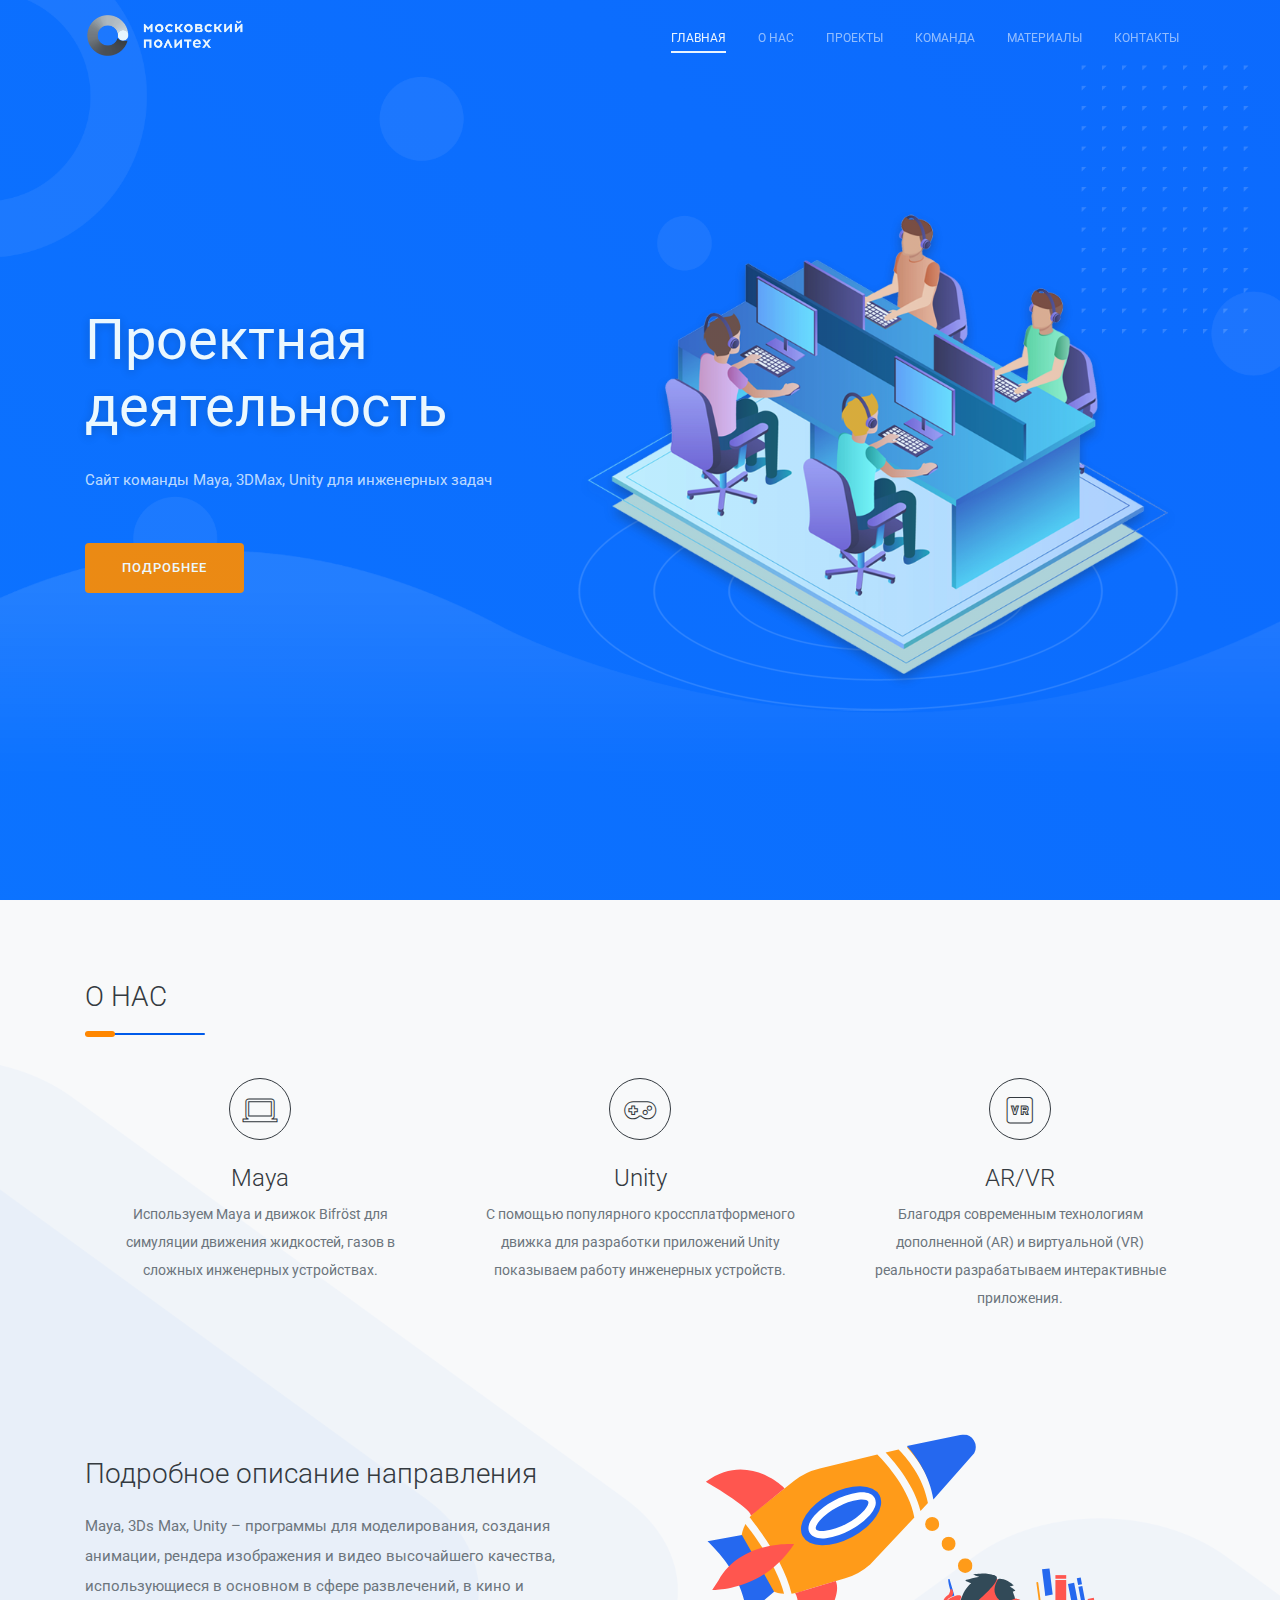
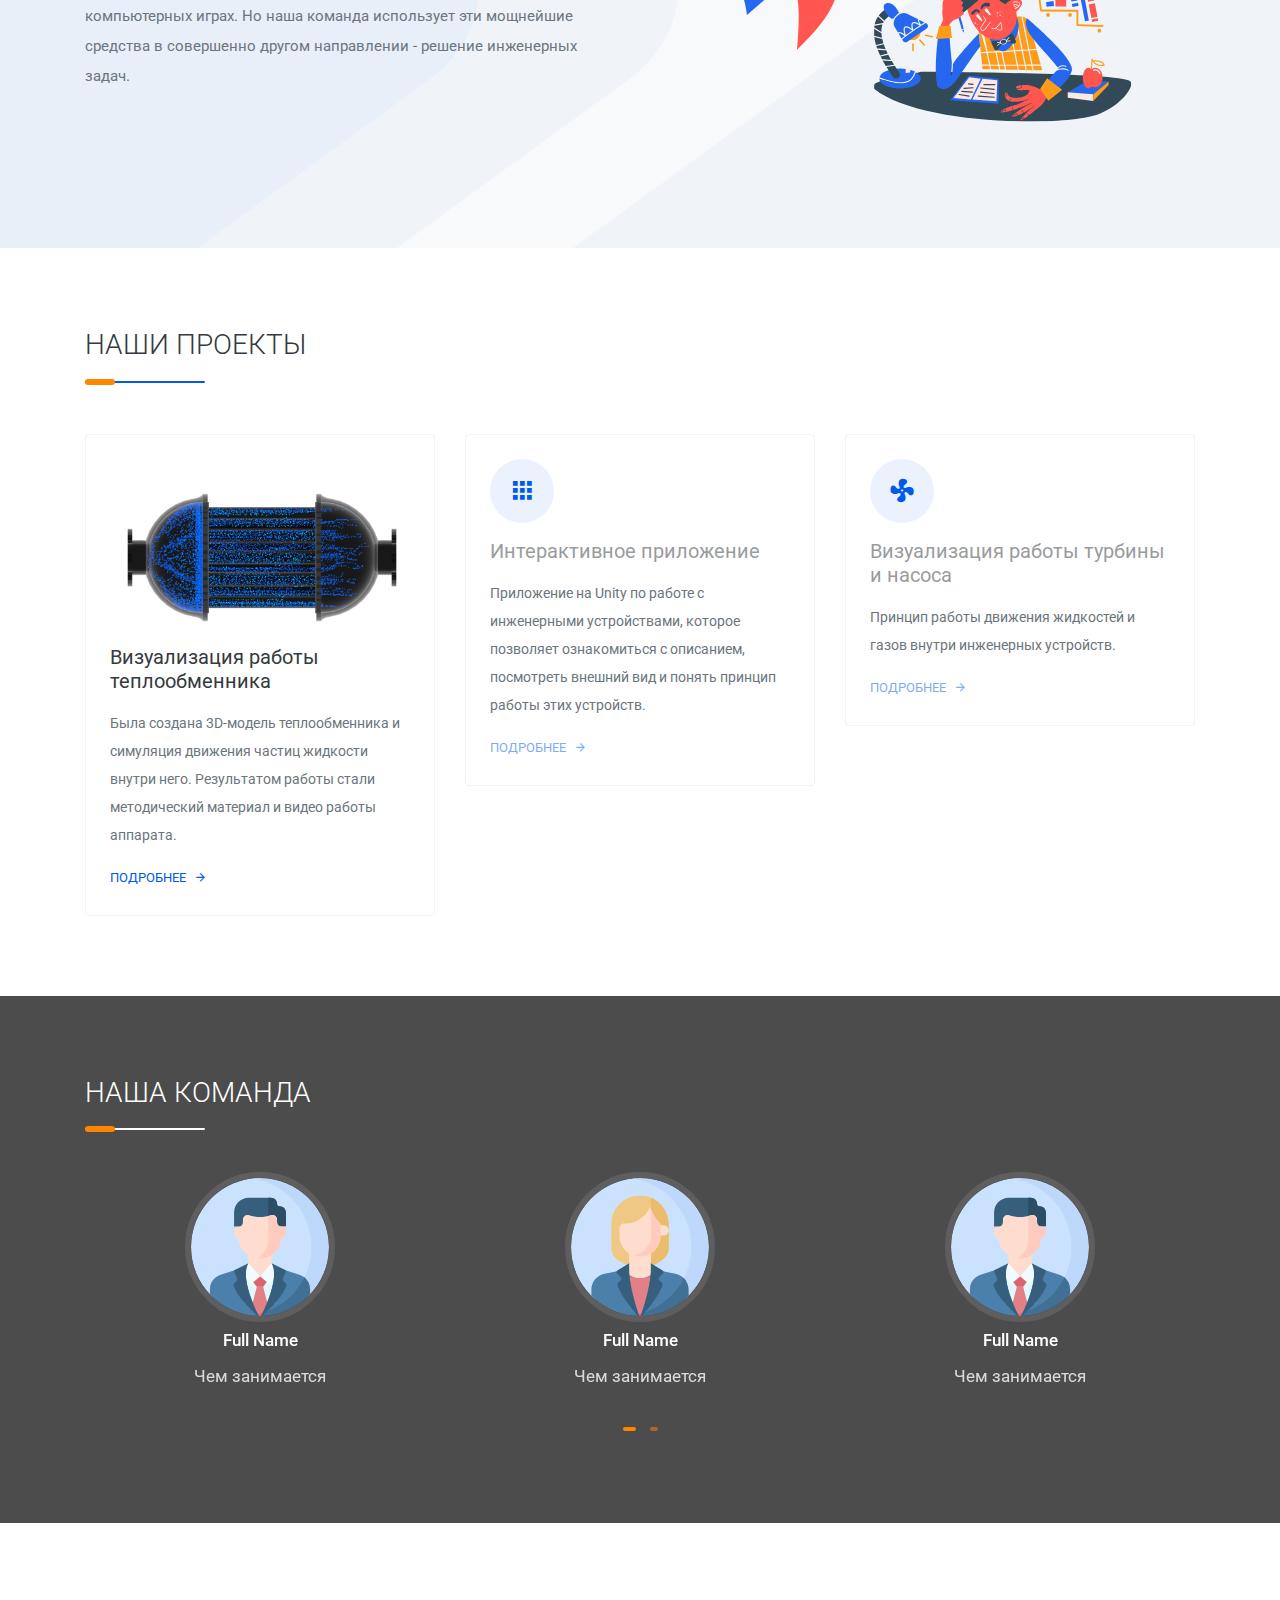
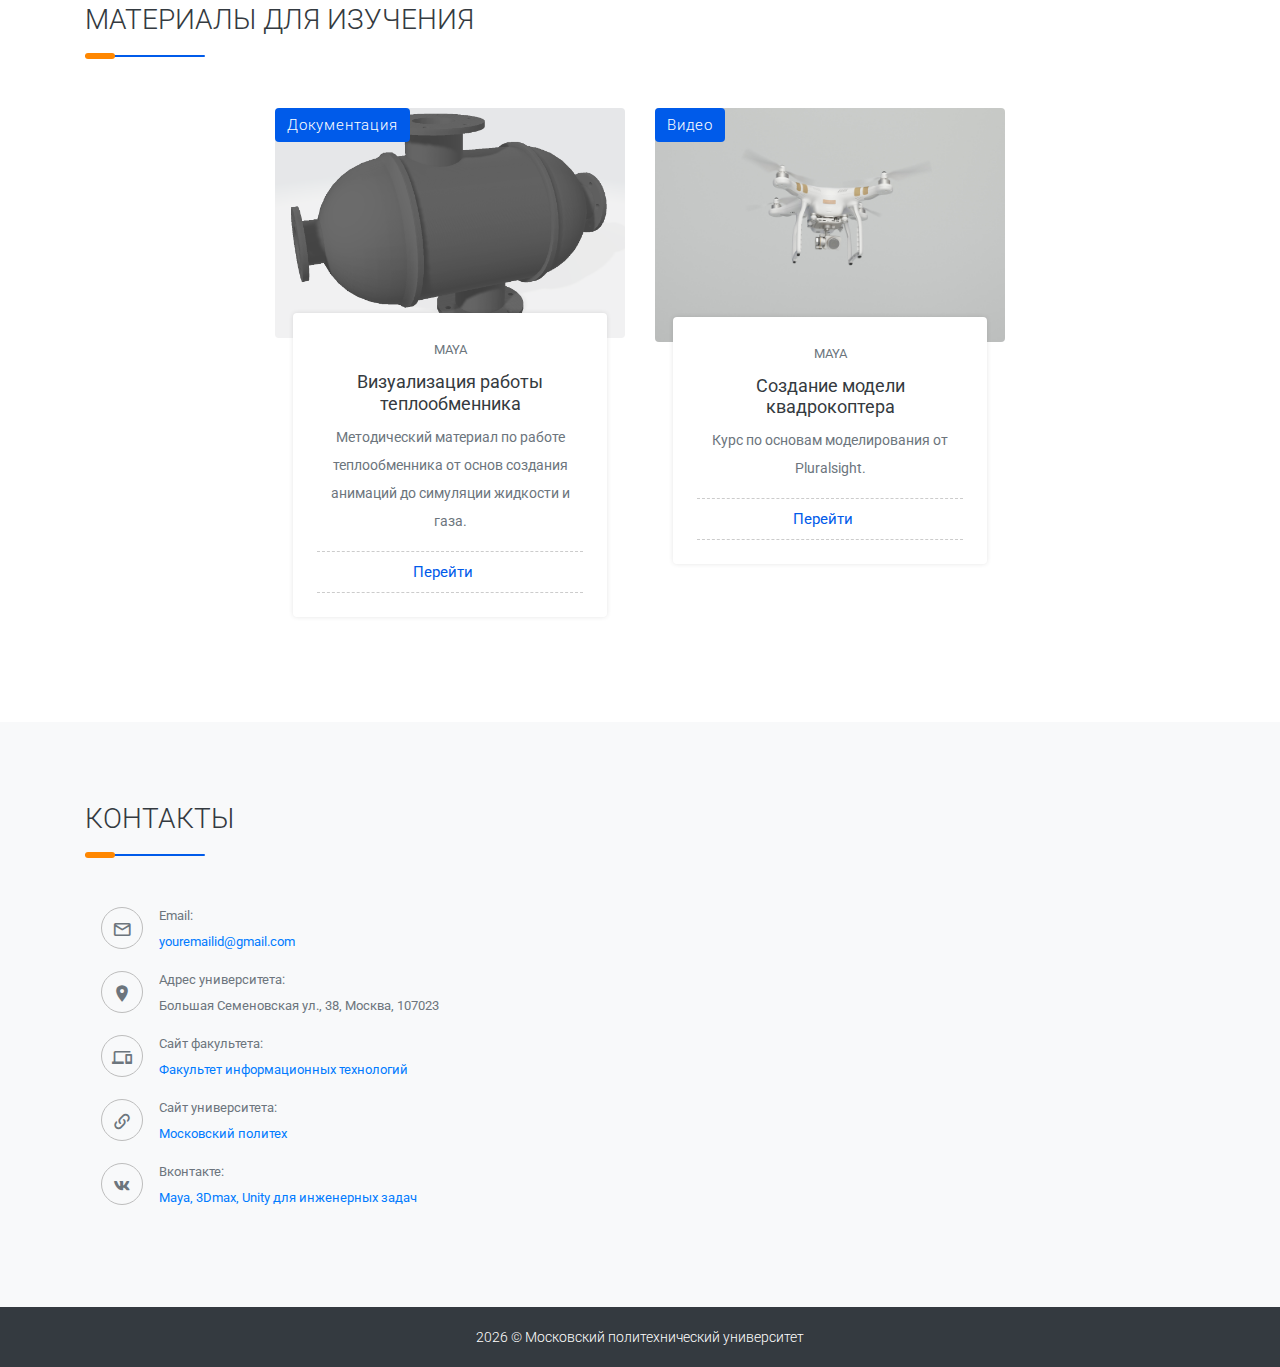
<file: site/index.html>
<!DOCTYPE html>
<html lang="en">

<head>
    <meta charset="utf-8"/>
    <title>Maya, 3DMax, Unity для инженерных задач с использованием технологий AR, VR</title>
    <meta name="viewport" content="width=device-width, initial-scale=1.0">
    <meta name="description" content="Premium Bootstrap 4 Landing Page Template"/>
    <meta name="keywords" content="bootstrap 4, premium, marketing, multipurpose"/>
    <meta content="Themesbrand" name="author"/>
    <!-- favicon -->
    <link rel="shortcut icon" href="images/favicon.ico">

    <!--Material Icon -->
    <link rel="stylesheet" type="text/css" href="css/materialdesignicons.min.css"/>

    <!-- Pixeden Icon -->
    <link rel="stylesheet" type="text/css" href="css/pe-icon-7.css"/>

    <!--Slider-->
    <link rel="stylesheet" href="css/owl.carousel.css"/>
    <link rel="stylesheet" href="css/owl.theme.css"/>
    <link rel="stylesheet" href="css/owl.transitions.css"/>

    <!-- css -->
    <link href="css/bootstrap.min.css" rel="stylesheet" type="text/css"/>
    <link href="css/materialdesignicons.min.css" rel="stylesheet" type="text/css"/>
    <link href="css/style.css" rel="stylesheet" type="text/css"/>

</head>
<body>

<!-- Loader -->
<div id="preloader">
    <div id="status">
        <div class="sk-cube-grid">
            <div class="sk-cube sk-cube1"></div>
            <div class="sk-cube sk-cube2"></div>
            <div class="sk-cube sk-cube3"></div>
            <div class="sk-cube sk-cube4"></div>
            <div class="sk-cube sk-cube5"></div>
            <div class="sk-cube sk-cube6"></div>
            <div class="sk-cube sk-cube7"></div>
            <div class="sk-cube sk-cube8"></div>
            <div class="sk-cube sk-cube9"></div>
        </div>
    </div>
</div>

<!--Navbar Start-->
<nav class="navbar navbar-expand-lg fixed-top navbar-custom navbar-light sticky sticky-dark">
    <div class="container">
        <!-- LOGO -->
        <a class="navbar-brand logo" href="index.html">
            <img src="images/1.png" alt="" width="160">
        </a>
        <button class="navbar-toggler" type="button" data-toggle="collapse" data-target="#navbarCollapse"
                aria-controls="navbarCollapse" aria-expanded="false" aria-label="Toggle navigation">
            <i class="mdi mdi-menu"></i>
        </button>
        <div class="collapse navbar-collapse" id="navbarCollapse">
            <ul class="navbar-nav ml-auto navbar-center" id="mySidenav">
                <li class="nav-item active">
                    <a href="#home" class="nav-link">Главная</a>
                </li>
                <li class="nav-item">
                    <a href="#about" class="nav-link">О нас</a>
                </li>
                <li class="nav-item">
                    <a href="#services" class="nav-link">Проекты</a>
                </li>
                <!--                <li class="nav-item">-->
                <!--                    <a href="#features" class="nav-link">Технологии</a>-->
                <!--                </li>-->
                <li class="nav-item">
                    <a href="#clients" class="nav-link">Команда</a>
                </li>
                <li class="nav-item">
                    <a href="#blog" class="nav-link">Материалы</a>
                </li>
                <li class="nav-item">
                    <a href="#contact" class="nav-link">Контакты</a>
                </li>
            </ul>

        </div>
    </div>
</nav>
<!-- Navbar End -->

<!-- HOME START -->
<section class="section home-2-bg" id="home">
    <div class="home-center">
        <div class="home-desc-center">
            <div class="container">
                <div class="row align-items-center">
                    <div class="col-lg-5">
                        <div class="mt-40 home-2-content">
                            <h1 class="text-white font-weight-normal home-2-title display-4 mb-0">Проектная
                                деятельность</h1>
                            <p class="text-white-70 mt-4 f-15 mb-0">Сайт команды Maya, 3DMax, Unity для инженерных
                                задач</p>
                            <div class="mt-5">
                                <a href="#about" class="btn btn-custom mr-4">Подробнее</a>
                            </div>
                        </div>
                    </div>
                    <!-- col end -->

                    <div class="col-lg-7">
                        <div class="mt-40 home-2-content position-relative">
                            <img src="images/home-2-img.png" alt=""
                                 class="img-fluid mx-auto d-block home-2-img mover-img">
                            <div class="home-2-bottom-img">
                                <img src="images/homr-2-bg-bottom.png" alt="" class="img-fluid d-block mx-auto">
                            </div>
                        </div>
                    </div>
                    <!-- col end -->
                </div>
                <!-- row end -->
            </div>
            <!-- container end -->
        </div>
    </div>
</section>
<!-- HOME END -->

<!-- ABOUT START -->
<section class="section bg-about bg-light-about bg-light" id="about">
    <div class="container">
        <div class="row">
            <div class="col-lg-12">
                <div class="title-heading mb-5">
                    <h3 class="text-dark mb-1 font-weight-light text-uppercase">О нас</h3>
                    <div class="title-border-simple position-relative"></div>
                </div>
            </div>
            <!-- col end -->
        </div>
        <!-- row end -->

        <div class="row">
            <div class="col-lg-4">
                <div class="about-box about-light text-center p-3">
                    <div class="about-icon mb-4">
                        <i class="mdi mdi-laptop"></i>
                    </div>
                    <h4 class="font-weight-light"><a href="#" class="text-dark">Maya</a></h4>
                    <p class="text-muted f-14">Используем Maya и движок Bifröst для симуляции движения жидкостей, газов
                        в сложных инженерных устройствах.</p>
                </div>
            </div>
            <!-- col end -->

            <div class="col-lg-4">
                <div class="about-box about-light text-center p-3">
                    <div class="about-icon mb-4">
                        <i class="mdi mdi-gamepad-variant"></i>
                    </div>
                    <h4 class="font-weight-light"><a href="#" class="text-dark">Unity</a></h4>
                    <p class="text-muted f-14">С помощью популярного кроссплатформеного движка для разработки приложений
                        Unity показываем работу инженерных устройств.</p>
                </div>
            </div>
            <!-- col end -->

            <div class="col-lg-4">
                <div class="about-box about-light text-center p-3">
                    <div class="about-icon mb-4">
                        <i class="mdi mdi-virtual-reality"></i>
                    </div>
                    <h4 class="font-weight-light"><a href="#" class="text-dark">AR/VR</a></h4>
                    <p class="text-muted f-14">Благодря современным технологиям дополненной (AR) и виртуальной (VR)
                        реальности разрабатываем интерактивные приложения.</p>
                </div>
            </div>
            <!-- col end -->
        </div>
        <!-- row end -->

        <div class="row align-items-center mt-5">
            <div class="col-md-6">
                <div class="about-desc">
                    <h3 class="text-dark mb-3 font-weight-light">Подробное описание направления</h3>
                    <p class="text-muted f-15">Maya, 3Ds Max, Unity – программы для моделирования, создания анимации,
                        рендера изображения и видео высочайшего качества, использующиеся в основном в сфере развлечений,
                        в кино и компьютерных играх. Но наша команда использует эти мощнейшие средства в совершенно
                        другом
                        направлении - решение инженерных задач.</p>
                    <div class="about-by">
                        <!--                            <p class="font-weight-light mb-0"><a href="#" class="text-dark"><i class="mdi mdi-circle-medium text-custom mr-2"></i>-->
                        <!--                                    Подробнее <span class="text-custom"> About Us</span></a></p>-->
                    </div>
                </div>
            </div>
            <!-- col end -->

            <div class="col-md-6">
                <div class="about-img light-img position-relative p-4">
                    <img src="images/kingdom-1060.svg" alt="" class="img-fluid mx-auto d-block">
                </div>
            </div>
            <!-- col end -->
        </div>
        <!-- row end -->
    </div>
    <!-- container end -->
</section>
<!-- ABOUT END -->

<!-- SERVICE START -->
<section class="section" id="services">
    <div class="container">
        <div class="row">
            <div class="col-lg-12">
                <div class="title-heading mb-5">
                    <h3 class="text-dark mb-1 font-weight-light text-uppercase">Наши проекты</h3>
                    <div class="title-border-simple position-relative"></div>
                </div>
            </div>
            <!-- col end -->
        </div>
        <!-- row end -->

        <div class="row">
            <div class="col-lg-4 col-md-6">
                <div class="service-box rounded mt-4 p-4">
                    <img src="projects/project1/coil.png" alt="" width="300">
                    <div class="services-desc pt-3">
                        <div class="service-title mb-2 position-relative">
                            <h5 class="font-weight-normal mb-3"><a href="project1.html" class="text-dark">Визуализация
                                работы теплообменника</a></h5>
                        </div>
                        <p class="text-muted mb-3 f-14">Была создана 3D-модель теплообменника и симуляция движения
                            частиц жидкости внутри него. Результатом работы стали методический материал и видео работы
                            аппарата.</p>
                        <p class="mb-0 text-uppercase f-13"><a href="project1.html" class="text-primary">Подробнее<i
                                class="mdi mdi-arrow-right ml-2"></i></a></p>
                    </div>
                </div>
            </div>
            <!-- col end -->

            <div class="col-lg-4 col-md-6">
                <div class="service-box rounded mt-4 p-4">
                    <div class="service-icon mb-3">
                        <i class="mdi mdi-apps"></i>
                    </div>
                    <div class="services-desc">
                        <div class="service-title mb-2 position-relative">
                            <h5 class="font-weight-normal mb-3 opacity-6">
                                <a href="javascript:void(0);" class="text-dark">Интерактивное приложение</a>
                            </h5>
                        </div>
                        <p class="text-muted mb-3 f-14">Приложение на Unity по работе с инженерными устройствами,
                            которое позволяет ознакомиться с описанием, посмотреть внешний вид и понять принцип работы
                            этих устройств.</p>
                        <p class="mb-0 text-uppercase f-13 opacity-6"><a href="javascript:void(0);" class="text-primary"
                                                                         disabled>Подробнее<i
                                class="mdi mdi-arrow-right ml-2"></i></a></p>
                    </div>
                </div>
            </div>
            <!-- col end -->

            <div class="col-lg-4 col-md-6">
                <div class="service-box rounded mt-4 p-4">
                    <div class="service-icon mb-3">
                        <i class="mdi mdi-fan"></i>
                    </div>
                    <div class="services-desc">
                        <div class="service-title mb-2 position-relative">
                            <h5 class="font-weight-normal mb-3 opacity-6"><a href="javascript:void(0);"
                                                                             class="text-dark">Визуализация
                                работы турбины и насоса</a>
                            </h5>
                        </div>
                        <p class="text-muted mb-3 f-14">Принцип работы движения жидкостей и газов внутри инженерных устройств.</p>
                        <p class="mb-0 text-uppercase f-13 opacity-6"><a href="javascript:void(0);"
                                                                         class="text-primary">Подробнее<i
                                class="mdi mdi-arrow-right ml-2"></i></a></p>
                    </div>
                </div>
            </div>
            <!-- col end -->
        </div>
        <!-- row end -->
    </div>
    <!-- container end -->
</section>
<!-- SERVICE END -->

<!-- FEATURES START -->
<!--<section class="section bg-features bg-light" id="features">-->
<!--    <div class="container">-->
<!--        <div class="row">-->
<!--            <div class="col-lg-12">-->
<!--                <div class="title-heading mb-5">-->
<!--                    <h3 class="text-dark mb-1 font-weight-light text-uppercase">Our Features</h3>-->
<!--                    <div class="title-border-simple position-relative"></div>-->
<!--                </div>-->
<!--            </div>-->
<!--            &lt;!&ndash; col end &ndash;&gt;-->
<!--        </div>-->
<!--        &lt;!&ndash; row end &ndash;&gt;-->

<!--        <div class="row align-items-center">-->
<!--            <div class="col-lg-6">-->
<!--                <div class="features-content">-->
<!--                    <div class="features-icon">-->
<!--                        <i class="pe-7s-science text-primary"></i>-->
<!--                    </div>-->
<!--                    <h4 class="font-weight-normal text-dark mb-3 mt-4">Marketing Performance</h4>-->
<!--                    <p class="text-muted f-14">Itaque earum rerum hic tenetur sapiente delectut reiciendis voluptatibus-->
<!--                        perspiciatis unde omnis iste natus error sit maiores alias consequatur perferendisthat doloribus-->
<!--                        asperiores repellat.</p>-->
<!--                    <p class="text-muted f-14">Nam libero tempore cum soluta nobis eligendi optio cumque nihil impedit-->
<!--                        minusidquod maxime placeat facere possimus.</p>-->
<!--                    <p class="mb-0 text-uppercase f-13"><a href="#" class="text-primary">Подробнее <span-->
<!--                            class="right-arrow ml-1">&#x21FE;</span></a></p>-->
<!--                </div>-->
<!--            </div>-->
<!--            &lt;!&ndash; col end &ndash;&gt;-->
<!--            <div class="col-lg-6">-->
<!--                <div class="features-img mt-32">-->
<!--                    <img src="images/features-img/img-1.png" alt="" class="img-fluid mx-auto d-block">-->
<!--                </div>-->
<!--            </div>-->
<!--            &lt;!&ndash; col end &ndash;&gt;-->
<!--        </div>-->
<!--        &lt;!&ndash; row end &ndash;&gt;-->
<!--    </div>-->
<!--    &lt;!&ndash; container end &ndash;&gt;-->
<!--</section>-->
<!-- FEARURES 1 END -->

<!--<section class="section bg-features">-->
<!--    <div class="container">-->
<!--        <div class="row align-items-center">-->
<!--            <div class="col-lg-6">-->
<!--                <div class="features-img">-->
<!--                    <img src="images/features-img/img-2.png" alt="" class="img-fluid mx-auto d-block">-->
<!--                </div>-->
<!--            </div>-->
<!--            &lt;!&ndash; col end &ndash;&gt;-->
<!--            <div class="col-lg-6">-->
<!--                <div class="features-content mt-32">-->
<!--                    <div class="features-icon">-->
<!--                        <i class="pe-7s-shuffle text-primary"></i>-->
<!--                    </div>-->
<!--                    <h4 class="font-weight-normal text-dark mb-3 mt-4">Strategy Solutions</h4>-->
<!--                    <p class="text-muted f-14">Itaque earum rerum hic tenetur sapiente delectut reiciendis voluptatibus-->
<!--                        perspiciatis unde omnis iste natus error sit maiores alias consequatur perferendisthat doloribus-->
<!--                        asperiores repellat.</p>-->
<!--                    <p class="text-muted f-14">Nam libero tempore cum soluta nobis eligendi optio cumque nihil impedit-->
<!--                        minusidquod maxime placeat facere possimus.</p>-->
<!--                    <p class="mb-0 text-uppercase f-13"><a href="#" class="text-primary">Подробнее <span-->
<!--                            class="right-arrow ml-1">&#x21FE;</span></a></p>-->
<!--                </div>-->
<!--            </div>-->
<!--            &lt;!&ndash; col end &ndash;&gt;-->
<!--        </div>-->
<!--        &lt;!&ndash; row end &ndash;&gt;-->
<!--    </div>-->
<!--    &lt;!&ndash; container end &ndash;&gt;-->
<!--</section>-->
<!-- FEARURES 2 END -->

<!--<section class="section bg-features bg-light">-->
<!--    <div class="container">-->
<!--        <div class="row align-items-center">-->
<!--            <div class="col-lg-6">-->
<!--                <div class="features-content">-->
<!--                    <div class="features-icon">-->
<!--                        <i class="pe-7s-display1 text-primary"></i>-->
<!--                    </div>-->
<!--                    <h4 class="font-weight-normal text-dark mb-3 mt-4">Marketing business</h4>-->
<!--                    <p class="text-muted f-14">Itaque earum rerum hic tenetur sapiente delectut reiciendis voluptatibus-->
<!--                        perspiciatis unde omnis iste natus error sit maiores alias consequatur perferendisthat doloribus-->
<!--                        asperiores repellat.</p>-->
<!--                    <p class="text-muted f-14">Nam libero tempore cum soluta nobis eligendi optio cumque nihil impedit-->
<!--                        minusidquod maxime placeat facere possimus.</p>-->
<!--                    <p class="mb-0 text-uppercase f-13"><a href="#" class="text-primary">Подробнее <span-->
<!--                            class="right-arrow ml-1">&#x21FE;</span></a></p>-->
<!--                </div>-->
<!--            </div>-->
<!--            &lt;!&ndash; col end &ndash;&gt;-->
<!--            <div class="col-lg-6">-->
<!--                <div class="features-img mt-40">-->
<!--                    <img src="images/features-img/img-3.png" alt="" class="img-fluid mx-auto d-block">-->
<!--                </div>-->
<!--            </div>-->
<!--            &lt;!&ndash; col end &ndash;&gt;-->
<!--        </div>-->
<!--        &lt;!&ndash; row end &ndash;&gt;-->
<!--    </div>-->
<!--    &lt;!&ndash; container end &ndash;&gt;-->
<!--</section>-->
<!-- FEATURES 3 END -->

<!-- CLIENTS START -->
<section class="section bg-clients" id="clients">
    <div class="bg-overlay"></div>
    <div class="container">
        <div class="row">
            <div class="col-lg-12">
                <div class="title-heading mb-5">
                    <h3 class="text-white mb-1 font-weight-light text-uppercase">Наша команда</h3>
                    <div class="title-border-color position-relative"></div>
                </div>
            </div>
            <!-- col end -->
        </div>
        <!-- row end -->

        <div class="row">
            <div id="owl-demo">
                <div class="item">
                    <div class="text-center team-item">
                        <img class="team-avatar" src="images/team-avatar-man.svg" alt="">
                        <h4 class="name text-white f-17">
                            Full Name
                        </h4>
                        <p class="description text-white-70 f-17">
                            Чем занимается
                        </p>
                    </div>
                </div>
                <!-- owl item and -->

                <div class="item">
                    <div class="text-center team-item">
                        <img class="team-avatar" src="images/team-avatar-woman.svg" alt="">
                        <h4 class="name text-white f-17">
                            Full Name
                        </h4>
                        <p class="description text-white-70 f-17">
                            Чем занимается
                        </p>
                    </div>
                </div>
                <!-- owl item and -->

                <div class="item">
                    <div class="text-center team-item">
                        <img class="team-avatar" src="images/team-avatar-man.svg" alt="">
                        <h4 class="name text-white f-17">
                            Full Name
                        </h4>
                        <p class="description text-white-70 f-17">
                            Чем занимается
                        </p>
                    </div>
                </div>
                <!-- owl item and -->

                <div class="item">
                    <div class="text-center team-item">
                        <img class="team-avatar" src="images/team-avatar-woman.svg" alt="">
                        <h4 class="name text-white f-17">
                            Full Name
                        </h4>
                        <p class="description text-white-70 f-17">
                            Чем занимается
                        </p>
                    </div>
                </div>
                <!-- owl item and -->

                <div class="item">
                    <div class="text-center team-item">
                        <img class="team-avatar" src="images/team-avatar-man.svg" alt="">
                        <h4 class="name text-white f-17">
                            Full Name
                        </h4>
                        <p class="description text-white-70 f-17">
                            Чем занимается
                        </p>
                    </div>
                </div>
                <!-- owl item and -->

                <div class="item">
                    <div class="text-center team-item">
                        <img class="team-avatar" src="images/team-avatar-woman.svg" alt="">
                        <h4 class="name text-white f-17">
                            Full Name
                        </h4>
                        <p class="description text-white-70 f-17">
                            Чем занимается
                        </p>
                    </div>
                </div>
                <!-- owl item and -->
            </div>
        </div>
        <!-- row end -->
    </div>
    <!-- container end -->
</section>
<!-- CLIENTS END -->

<!-- BLOG START -->
<section class="section" id="blog">
    <div class="container">
        <div class="row">
            <div class="col-lg-12">
                <div class="title-heading mb-5">
                    <h3 class="text-dark mb-1 font-weight-light text-uppercase">Материалы для изучения</h3>
                    <div class="title-border-simple position-relative"></div>
                </div>
            </div>
            <!-- col end -->
        </div>
        <!-- row end -->

        <div class="row justify-content-center">
            <div class="col-lg-4">
                <div class="blog position-relative">
                    <div class="blog-img position-relative mt-4">
                        <div class="blog-date">
                            <p class="mb-0 font-weight-light text-white f-15">Документация</p>
                        </div>
                        <img src="images/blog/img-1.png" alt="" class="img-fluid mx-auto d-block rounded">
                    </div>
                    <div class="position-relative">
                        <div class="blog-content text-center bg-white p-4">
                            <p class="text-uppercase f-13 mb-2 text-muted">Maya</p>
                            <h5 class="font-weight-normal f-18"><a href="https://drive.google.com/drive/folders/1b8vNdRcl45Jbb9gRF9b2AFelJ6ZWMMh2" target="_blank" class="text-dark">Визуализация
                                работы теплообменника</a></h5>
                            <p class="text-muted f-14">
                               Методический материал по работе теплообменника от основ создания анимаций до симуляции жидкости и газа.
                            </p>
                            <div class="read-more">
                                <a href="https://drive.google.com/drive/folders/1b8vNdRcl45Jbb9gRF9b2AFelJ6ZWMMh2" target="_blank" class=" text-primary f-15">Перейти<i class="mdi mdi-arrow-right"></i></a>
                            </div>
                        </div>
                    </div>
                </div>
            </div>
            <!-- col end -->

            <div class="col-lg-4">
                <div class="blog position-relative">
                    <div class="blog-img position-relative mt-4">
                        <div class="blog-date">
                            <p class="mb-0 font-weight-light text-white f-15">Видео</p>
                        </div>
                        <img src="images/copter.jpg" alt="" class="img-fluid mx-auto d-block rounded">
                    </div>
                    <div class="position-relative">
                        <div class="blog-content text-center bg-white p-4">
                            <p class="text-uppercase f-13 mb-2 text-muted">Maya</p>
                            <h5 class="font-weight-normal f-18"><a
                                    href="https://drive.google.com/drive/folders/1UrLZW_ynNYYjmZ_aYI8fsV3lydfKc1PJ"
                                    class="text-dark" target="_blank">Создание модели квадрокоптера</a>
                            </h5>
                            <p class="text-muted f-14">
                                Курс по основам моделирования от Pluralsight.
                            </p>
                            <div class="read-more">
                                <a href="https://drive.google.com/drive/folders/1UrLZW_ynNYYjmZ_aYI8fsV3lydfKc1PJ"
                                   class=" text-primary f-15" target="_blank">Перейти<i class="mdi mdi-arrow-right"></i></a>
                            </div>
                        </div>
                    </div>
                </div>
            </div>
            <!-- col end -->

<!--            <div class="col-lg-4">-->
<!--                <div class="blog position-relative">-->
<!--                    <div class="blog-img position-relative mt-4">-->
<!--                        <div class="blog-date">-->
<!--                            <p class="mb-0 font-weight-light text-white f-15">Видео</p>-->
<!--                        </div>-->
<!--                        <img src="images/blog/img-3.jpg" alt="" class="img-fluid mx-auto d-block rounded">-->
<!--                    </div>-->
<!--                    <div class="position-relative">-->
<!--                        <div class="blog-content text-center bg-white p-4">-->
<!--                            <p class="text-uppercase f-13 mb-2 text-muted">Unity</p>-->
<!--                            <h5 class="font-weight-normal f-18"><a href="#" class="text-dark">Название #3</a>-->
<!--                            </h5>-->
<!--                            <p class="text-muted f-14">-->
<!--                                Lorem ipsum dolor sit amet, consectetur adipiscing elit. Fusce augue-->
<!--                                ipsum, suscipit in massa hendrerit, feugiat porta lectus.-->
<!--                            </p>-->
<!--                            <div class="read-more">-->
<!--                                <a href="#" class=" text-primary f-15">Перейти<i class="mdi mdi-arrow-right"></i></a>-->
<!--                            </div>-->
<!--                        </div>-->
<!--                    </div>-->
<!--                </div>-->
<!--            </div>-->
            <!-- col end -->
        </div>
        <!-- row end -->
    </div>
    <!-- container end -->
</section>
<!-- BLOG END -->

<!-- CONTACT US START -->
<section class="section bg-light" id="contact">
    <div class="container">
        <div class="row">
            <div class="col-lg-12">
                <div class="title-heading mb-5">
                    <h3 class="text-dark mb-1 font-weight-light text-uppercase">Контакты</h3>
                    <div class="title-border-simple position-relative"></div>
                </div>
            </div>
            <!-- col end -->
        </div>
        <!-- row end -->

        <div class="row">
            <div class="col-lg-6 align-self-center">
                <div class="contact-cantent p-3">
                    <div class="contact-details">
                        <div class="float-left contact-icon mr-3 mt-2">
                            <i class="mdi mdi-email-outline text-muted h5"></i>
                        </div>
                        <div class="app-contact-desc text-muted pt-1">
                            <p class="mb-0 info-title f-13">Email:</p>
                            <p class="mb-0 f-13"><a href="mailto:youremailid@gmail.com">youremailid@gmail.com</a></p>
                        </div>
                    </div>

                    <div class="contact-details mt-2">
                        <div class="float-left contact-icon mr-3 mt-2">
                            <i class="mdi mdi-map-marker text-muted h5"></i>
                        </div>
                        <div class="app-contact-desc text-muted pt-1">
                            <p class="mb-0 info-title f-13">Адрес университета:</p>
                            <p class="mb-0 f-13"><a href="" class="text-muted">Большая Семеновская ул., 38, Москва,
                                107023</a></p>
                        </div>
                    </div>

                    <div class="contact-details mt-2">
                        <div class="float-left contact-icon mr-3 mt-2">
                            <i class="mdi mdi-cellphone-link text-muted h5"></i>
                        </div>
                        <div class="app-contact-desc text-muted pt-1">
                            <p class="mb-0 info-title f-13">Сайт факультета:</p>
                            <p class="mb-0 f-13"><a href="http://fit.mospolytech.ru/" class="">Факультет информационных
                                технологий</a></p>
                        </div>
                    </div>

                    <div class="contact-details mt-2">
                        <div class="float-left contact-icon mr-3 mt-2">
                            <i class="mdi mdi-link-variant text-muted h5"></i>
                        </div>
                        <div class="app-contact-desc text-muted pt-1">
                            <p class="mb-0 info-title f-13">Сайт университета:</p>
                            <p class="mb-0 f-13"><a href="https://mospolytech.ru/">Московский политех</a></p>
                        </div>
                    </div>

                    <div class="contact-details mt-2">
                        <div class="float-left contact-icon mr-3 mt-2">
                            <i class="mdi mdi-vk text-muted h5"></i>
                        </div>
                        <div class="app-contact-desc text-muted pt-1">
                            <p class="mb-0 info-title f-13">Вконтакте:</p>
                            <p class="mb-0 f-13"><a href="https://vk.com/club199345722">Maya, 3Dmax, Unity для
                                инженерных задач</a></p>
                        </div>
                    </div>
                </div>
            </div>
            <div class="col-lg-6">
                <script type="text/javascript" charset="utf-8" async
                        src="https://api-maps.yandex.ru/services/constructor/1.0/js/?um=constructor%3A9f77fcd67807545da0ce3dba35c54eb123cbda362a035a86afb03d488d8fa4e3&amp;width=100%25&amp;height=360&amp;lang=ru_RU&amp;scroll=true"></script>
            </div>
        </div>
        <!-- row end -->
    </div>
    <!-- container end -->
</section>
<!-- CONTACT US END -->

<!-- FOOTER START -->
<!--<section class="footer-bg">-->
<!--    <div class="container">-->
<!--        <div class="row">-->
<!--            <div class="col-lg-4">-->
<!--                <div class="mb-5">-->
<!--                    <p class="text-uppercase text-dark footer-title mb-4">About Us</p>-->
<!--                    <p class="text-muted f-14">Sed ut perspiciatis unde omnis iste natus error sit voluptatem that is-->
<!--                        doloremque totam that laudantiume.</p>-->
<!--                </div>-->
<!--            </div>-->
<!--            &lt;!&ndash; col end &ndash;&gt;-->
<!--            <div class="col-lg-8">-->
<!--                <div class="row">-->
<!--                    <div class="col-lg-4">-->
<!--                        <div class="mb-5">-->
<!--                            <p class="text-uppercase text-dark footer-title mb-4">company</p>-->
<!--                            <ul class="list-unstyled footer-sub-menu">-->
<!--                                <li class="f-14"><a href="" class="text-muted">Monitoring Grader</a></li>-->
<!--                                <li class="f-14"><a href="" class="text-muted">Job Opening</a></li>-->
<!--                                <li class="f-14"><a href="" class="text-muted">Customers</a></li>-->
<!--                                <li class="f-14"><a href="" class="text-muted">Privacy</a></li>-->
<!--                            </ul>-->
<!--                        </div>-->
<!--                    </div>-->
<!--                    &lt;!&ndash; col end &ndash;&gt;-->

<!--                    <div class="col-lg-4">-->
<!--                        <div class="mb-5">-->
<!--                            <p class="text-uppercase text-dark footer-title mb-4">support</p>-->
<!--                            <ul class="list-unstyled footer-sub-menu">-->
<!--                                <li class="f-14"><a href="" class="text-muted">Get Started</a></li>-->
<!--                                <li class="f-14"><a href="" class="text-muted">Blog</a></li>-->
<!--                                <li class="f-14"><a href="" class="text-muted">Knowledge Base</a></li>-->
<!--                            </ul>-->
<!--                        </div>-->
<!--                    </div>-->
<!--                    &lt;!&ndash; col end &ndash;&gt;-->

<!--                    <div class="col-lg-4">-->
<!--                        <div class="mb-5">-->
<!--                            <p class="text-uppercase text-dark footer-title mb-4">Legal</p>-->
<!--                            <ul class="list-unstyled footer-sub-menu">-->
<!--                                <li class="f-14"><a href="" class="text-muted">Terms & Conditions</a></li>-->
<!--                                <li class="f-14"><a href="" class="text-muted">Privacy Policy</a></li>-->
<!--                                <li class="f-14"><a href="" class="text-muted">Customers</a></li>-->
<!--                                <li class="f-14"><a href="" class="text-muted">Pricing</a></li>-->
<!--                            </ul>-->
<!--                        </div>-->
<!--                    </div>-->
<!--                    &lt;!&ndash; col end &ndash;&gt;-->
<!--                </div>-->
<!--                &lt;!&ndash; row end &ndash;&gt;-->
<!--            </div>-->
<!--            &lt;!&ndash; col end &ndash;&gt;-->
<!--        </div>-->
<!--        &lt;!&ndash; row end &ndash;&gt;-->
<!--    </div>-->
<!--    &lt;!&ndash; container end &ndash;&gt;-->
<!--</section>-->
<!-- FOOTER END -->

<!-- FOOTER ALT START -->
<section class="footer-alt bg-dark pt-3 pb-3">
    <div class="container">
        <div class="row">
            <div class="col-lg-12 text-center">
                <p class="copyright text-white f-14 font-weight-light mb-0">
                    <script>document.write(new Date().getFullYear())</script>
                    © Московский политехнический университет
                </p>
            </div>
            <!-- col end -->
        </div>
        <!-- row end -->
    </div>
    <!-- container end -->
</section>
<!-- FOOTER ALT END -->

<script src="js/jquery.min.js"></script>
<script src="js/bootstrap.bundle.min.js"></script>
<script src="js/scrollspy.min.js"></script>
<script src="js/jquery.easing.min.js"></script>
<script src="js/anime.min.js"></script>
<!-- carousel -->
<script src="js/owl.carousel.min.js"></script>
<!-- Main Js -->
<script src="js/app.js"></script>

<script>
    //owlCarousel
    $(document).ready(function () {
        $("#owl-demo").owlCarousel({
            autoPlay: 5000, //Set AutoPlay to 5 seconds
            items: 3,
            itemsDesktop: [1199, 3],
            itemsDesktopSmall: [979, 3]

        });
    });
</script>

</body>
</html>
</file>
<file: site/css/pe-icon-7.css>
@font-face {
	font-family: 'Pe-icon-7-stroke';
	src:url('../fonts/Pe-icon-7-stroke.eot?d7yf1v');
	src:url('../fonts/Pe-icon-7-stroke.eot?#iefixd7yf1v') format('embedded-opentype'),
		url('../fonts/Pe-icon-7-stroke.woff?d7yf1v') format('woff'),
		url('../fonts/Pe-icon-7-stroke.ttf?d7yf1v') format('truetype'),
		url('../fonts/Pe-icon-7-stroke.svg?d7yf1v#Pe-icon-7-stroke') format('svg');
	font-weight: normal;
	font-style: normal;
}

[class^="pe-7s-"], [class*=" pe-7s-"] {
	display: inline-block;
	font-family: 'Pe-icon-7-stroke';
	speak: none;
	font-style: normal;
	font-weight: normal;
	font-variant: normal;
	text-transform: none;
	line-height: 1;

	/* Better Font Rendering =========== */
	-webkit-font-smoothing: antialiased;
	-moz-osx-font-smoothing: grayscale;
}

.pe-7s-album:before {
	content: "\e6aa";
}
.pe-7s-arc:before {
	content: "\e6ab";
}
.pe-7s-back-2:before {
	content: "\e6ac";
}
.pe-7s-bandaid:before {
	content: "\e6ad";
}
.pe-7s-car:before {
	content: "\e6ae";
}
.pe-7s-diamond:before {
	content: "\e6af";
}
.pe-7s-door-lock:before {
	content: "\e6b0";
}
.pe-7s-eyedropper:before {
	content: "\e6b1";
}
.pe-7s-female:before {
	content: "\e6b2";
}
.pe-7s-gym:before {
	content: "\e6b3";
}
.pe-7s-hammer:before {
	content: "\e6b4";
}
.pe-7s-headphones:before {
	content: "\e6b5";
}
.pe-7s-helm:before {
	content: "\e6b6";
}
.pe-7s-hourglass:before {
	content: "\e6b7";
}
.pe-7s-leaf:before {
	content: "\e6b8";
}
.pe-7s-magic-wand:before {
	content: "\e6b9";
}
.pe-7s-male:before {
	content: "\e6ba";
}
.pe-7s-map-2:before {
	content: "\e6bb";
}
.pe-7s-next-2:before {
	content: "\e6bc";
}
.pe-7s-paint-bucket:before {
	content: "\e6bd";
}
.pe-7s-pendrive:before {
	content: "\e6be";
}
.pe-7s-photo:before {
	content: "\e6bf";
}
.pe-7s-piggy:before {
	content: "\e6c0";
}
.pe-7s-plugin:before {
	content: "\e6c1";
}
.pe-7s-refresh-2:before {
	content: "\e6c2";
}
.pe-7s-rocket:before {
	content: "\e6c3";
}
.pe-7s-settings:before {
	content: "\e6c4";
}
.pe-7s-shield:before {
	content: "\e6c5";
}
.pe-7s-smile:before {
	content: "\e6c6";
}
.pe-7s-usb:before {
	content: "\e6c7";
}
.pe-7s-vector:before {
	content: "\e6c8";
}
.pe-7s-wine:before {
	content: "\e6c9";
}
.pe-7s-cloud-upload:before {
	content: "\e68a";
}
.pe-7s-cash:before {
	content: "\e68c";
}
.pe-7s-close:before {
	content: "\e680";
}
.pe-7s-bluetooth:before {
	content: "\e68d";
}
.pe-7s-cloud-download:before {
	content: "\e68b";
}
.pe-7s-way:before {
	content: "\e68e";
}
.pe-7s-close-circle:before {
	content: "\e681";
}
.pe-7s-id:before {
	content: "\e68f";
}
.pe-7s-angle-up:before {
	content: "\e682";
}
.pe-7s-wristwatch:before {
	content: "\e690";
}
.pe-7s-angle-up-circle:before {
	content: "\e683";
}
.pe-7s-world:before {
	content: "\e691";
}
.pe-7s-angle-right:before {
	content: "\e684";
}
.pe-7s-volume:before {
	content: "\e692";
}
.pe-7s-angle-right-circle:before {
	content: "\e685";
}
.pe-7s-users:before {
	content: "\e693";
}
.pe-7s-angle-left:before {
	content: "\e686";
}
.pe-7s-user-female:before {
	content: "\e694";
}
.pe-7s-angle-left-circle:before {
	content: "\e687";
}
.pe-7s-up-arrow:before {
	content: "\e695";
}
.pe-7s-angle-down:before {
	content: "\e688";
}
.pe-7s-switch:before {
	content: "\e696";
}
.pe-7s-angle-down-circle:before {
	content: "\e689";
}
.pe-7s-scissors:before {
	content: "\e697";
}
.pe-7s-wallet:before {
	content: "\e600";
}
.pe-7s-safe:before {
	content: "\e698";
}
.pe-7s-volume2:before {
	content: "\e601";
}
.pe-7s-volume1:before {
	content: "\e602";
}
.pe-7s-voicemail:before {
	content: "\e603";
}
.pe-7s-video:before {
	content: "\e604";
}
.pe-7s-user:before {
	content: "\e605";
}
.pe-7s-upload:before {
	content: "\e606";
}
.pe-7s-unlock:before {
	content: "\e607";
}
.pe-7s-umbrella:before {
	content: "\e608";
}
.pe-7s-trash:before {
	content: "\e609";
}
.pe-7s-tools:before {
	content: "\e60a";
}
.pe-7s-timer:before {
	content: "\e60b";
}
.pe-7s-ticket:before {
	content: "\e60c";
}
.pe-7s-target:before {
	content: "\e60d";
}
.pe-7s-sun:before {
	content: "\e60e";
}
.pe-7s-study:before {
	content: "\e60f";
}
.pe-7s-stopwatch:before {
	content: "\e610";
}
.pe-7s-star:before {
	content: "\e611";
}
.pe-7s-speaker:before {
	content: "\e612";
}
.pe-7s-signal:before {
	content: "\e613";
}
.pe-7s-shuffle:before {
	content: "\e614";
}
.pe-7s-shopbag:before {
	content: "\e615";
}
.pe-7s-share:before {
	content: "\e616";
}
.pe-7s-server:before {
	content: "\e617";
}
.pe-7s-search:before {
	content: "\e618";
}
.pe-7s-film:before {
	content: "\e6a5";
}
.pe-7s-science:before {
	content: "\e619";
}
.pe-7s-disk:before {
	content: "\e6a6";
}
.pe-7s-ribbon:before {
	content: "\e61a";
}
.pe-7s-repeat:before {
	content: "\e61b";
}
.pe-7s-refresh:before {
	content: "\e61c";
}
.pe-7s-add-user:before {
	content: "\e6a9";
}
.pe-7s-refresh-cloud:before {
	content: "\e61d";
}
.pe-7s-paperclip:before {
	content: "\e69c";
}
.pe-7s-radio:before {
	content: "\e61e";
}
.pe-7s-note2:before {
	content: "\e69d";
}
.pe-7s-print:before {
	content: "\e61f";
}
.pe-7s-network:before {
	content: "\e69e";
}
.pe-7s-prev:before {
	content: "\e620";
}
.pe-7s-mute:before {
	content: "\e69f";
}
.pe-7s-power:before {
	content: "\e621";
}
.pe-7s-medal:before {
	content: "\e6a0";
}
.pe-7s-portfolio:before {
	content: "\e622";
}
.pe-7s-like2:before {
	content: "\e6a1";
}
.pe-7s-plus:before {
	content: "\e623";
}
.pe-7s-left-arrow:before {
	content: "\e6a2";
}
.pe-7s-play:before {
	content: "\e624";
}
.pe-7s-key:before {
	content: "\e6a3";
}
.pe-7s-plane:before {
	content: "\e625";
}
.pe-7s-joy:before {
	content: "\e6a4";
}
.pe-7s-photo-gallery:before {
	content: "\e626";
}
.pe-7s-pin:before {
	content: "\e69b";
}
.pe-7s-phone:before {
	content: "\e627";
}
.pe-7s-plug:before {
	content: "\e69a";
}
.pe-7s-pen:before {
	content: "\e628";
}
.pe-7s-right-arrow:before {
	content: "\e699";
}
.pe-7s-paper-plane:before {
	content: "\e629";
}
.pe-7s-delete-user:before {
	content: "\e6a7";
}
.pe-7s-paint:before {
	content: "\e62a";
}
.pe-7s-bottom-arrow:before {
	content: "\e6a8";
}
.pe-7s-notebook:before {
	content: "\e62b";
}
.pe-7s-note:before {
	content: "\e62c";
}
.pe-7s-next:before {
	content: "\e62d";
}
.pe-7s-news-paper:before {
	content: "\e62e";
}
.pe-7s-musiclist:before {
	content: "\e62f";
}
.pe-7s-music:before {
	content: "\e630";
}
.pe-7s-mouse:before {
	content: "\e631";
}
.pe-7s-more:before {
	content: "\e632";
}
.pe-7s-moon:before {
	content: "\e633";
}
.pe-7s-monitor:before {
	content: "\e634";
}
.pe-7s-micro:before {
	content: "\e635";
}
.pe-7s-menu:before {
	content: "\e636";
}
.pe-7s-map:before {
	content: "\e637";
}
.pe-7s-map-marker:before {
	content: "\e638";
}
.pe-7s-mail:before {
	content: "\e639";
}
.pe-7s-mail-open:before {
	content: "\e63a";
}
.pe-7s-mail-open-file:before {
	content: "\e63b";
}
.pe-7s-magnet:before {
	content: "\e63c";
}
.pe-7s-loop:before {
	content: "\e63d";
}
.pe-7s-look:before {
	content: "\e63e";
}
.pe-7s-lock:before {
	content: "\e63f";
}
.pe-7s-lintern:before {
	content: "\e640";
}
.pe-7s-link:before {
	content: "\e641";
}
.pe-7s-like:before {
	content: "\e642";
}
.pe-7s-light:before {
	content: "\e643";
}
.pe-7s-less:before {
	content: "\e644";
}
.pe-7s-keypad:before {
	content: "\e645";
}
.pe-7s-junk:before {
	content: "\e646";
}
.pe-7s-info:before {
	content: "\e647";
}
.pe-7s-home:before {
	content: "\e648";
}
.pe-7s-help2:before {
	content: "\e649";
}
.pe-7s-help1:before {
	content: "\e64a";
}
.pe-7s-graph3:before {
	content: "\e64b";
}
.pe-7s-graph2:before {
	content: "\e64c";
}
.pe-7s-graph1:before {
	content: "\e64d";
}
.pe-7s-graph:before {
	content: "\e64e";
}
.pe-7s-global:before {
	content: "\e64f";
}
.pe-7s-gleam:before {
	content: "\e650";
}
.pe-7s-glasses:before {
	content: "\e651";
}
.pe-7s-gift:before {
	content: "\e652";
}
.pe-7s-folder:before {
	content: "\e653";
}
.pe-7s-flag:before {
	content: "\e654";
}
.pe-7s-filter:before {
	content: "\e655";
}
.pe-7s-file:before {
	content: "\e656";
}
.pe-7s-expand1:before {
	content: "\e657";
}
.pe-7s-exapnd2:before {
	content: "\e658";
}
.pe-7s-edit:before {
	content: "\e659";
}
.pe-7s-drop:before {
	content: "\e65a";
}
.pe-7s-drawer:before {
	content: "\e65b";
}
.pe-7s-download:before {
	content: "\e65c";
}
.pe-7s-display2:before {
	content: "\e65d";
}
.pe-7s-display1:before {
	content: "\e65e";
}
.pe-7s-diskette:before {
	content: "\e65f";
}
.pe-7s-date:before {
	content: "\e660";
}
.pe-7s-cup:before {
	content: "\e661";
}
.pe-7s-culture:before {
	content: "\e662";
}
.pe-7s-crop:before {
	content: "\e663";
}
.pe-7s-credit:before {
	content: "\e664";
}
.pe-7s-copy-file:before {
	content: "\e665";
}
.pe-7s-config:before {
	content: "\e666";
}
.pe-7s-compass:before {
	content: "\e667";
}
.pe-7s-comment:before {
	content: "\e668";
}
.pe-7s-coffee:before {
	content: "\e669";
}
.pe-7s-cloud:before {
	content: "\e66a";
}
.pe-7s-clock:before {
	content: "\e66b";
}
.pe-7s-check:before {
	content: "\e66c";
}
.pe-7s-chat:before {
	content: "\e66d";
}
.pe-7s-cart:before {
	content: "\e66e";
}
.pe-7s-camera:before {
	content: "\e66f";
}
.pe-7s-call:before {
	content: "\e670";
}
.pe-7s-calculator:before {
	content: "\e671";
}
.pe-7s-browser:before {
	content: "\e672";
}
.pe-7s-box2:before {
	content: "\e673";
}
.pe-7s-box1:before {
	content: "\e674";
}
.pe-7s-bookmarks:before {
	content: "\e675";
}
.pe-7s-bicycle:before {
	content: "\e676";
}
.pe-7s-bell:before {
	content: "\e677";
}
.pe-7s-battery:before {
	content: "\e678";
}
.pe-7s-ball:before {
	content: "\e679";
}
.pe-7s-back:before {
	content: "\e67a";
}
.pe-7s-attention:before {
	content: "\e67b";
}
.pe-7s-anchor:before {
	content: "\e67c";
}
.pe-7s-albums:before {
	content: "\e67d";
}
.pe-7s-alarm:before {
	content: "\e67e";
}
.pe-7s-airplay:before {
	content: "\e67f";
}
</file>
<file: site/css/style.css>
/* ============ 
   Table of css
   ===========
1. General
2. Navbar
3. Helper
4. Home
5. About
6. Services
7. Features
8. Pricing
9. Testimonials
10. Blog
11. Contact Us
12. Footer
13. Preloader
*/

/* ==========
  1. General
   ========== */

@import url("https://fonts.googleapis.com/css?family=Roboto:300,400,500,700");

body {
    font-family: "Roboto", sans-serif;
}

a {
    text-decoration: none !important;
    outline: none;
}

p {
    line-height: 2;
}

.opacity-6 {
    opacity: 0.5;
}

.font-primary {
    font-family: "Rubik", sans-serif;
}

.nav-icon li a {
    margin: 0 12px !important;
}


/* ==========
  2. Navbar
   ========== */

.nav-item .nav-link {
    display: inline-block;
    color: #212529;
    text-decoration: none;
}

.nav-item .nav-link:after {
    content: '';
    display: block;
    width: 0;
    height: 2px;
    background: #ff8700;
    -webkit-transition: width .3s;
    transition: width .3s;
}

.navbar-custom {
    /*padding: 18px 0;*/
    width: 100%;
    border-radius: 0px;
    z-index: 999;
    margin-bottom: 0px;
    -webkit-transition: all 0.5s ease-in-out;
    transition: all 0.5s ease-in-out;
    background-color: #000;
}

.navbar-custom .navbar-nav li a {
    line-height: 26px;
    color: rgba(255, 255, 255, 0.7);
    font-size: 12px;
    text-transform: capitalize;
    -webkit-transition: all 0.5s;
    transition: all 0.5s;
    background-color: transparent !important;
    padding: 6px 0;
    margin: 0 16px;
    font-weight: 400;
}

.navbar-custom .navbar-nav li .nav-link {
    padding-right: 0px;
    padding-left: 0px;
    text-transform: uppercase;
}

.navbar-custom .navbar-toggles {
    padding: .25rem .75rem;
    font-size: 18px;
    background: 0 0;
    border: 1px solid transparent;
    color: #ffffff;
    outline: 0;
}

.navbar-toggler {
    font-size: 24px;
    margin-top: 5px;
    margin-bottom: 0px;
    color: #ffffff;
}

.navbar-custom .navbar-nav li.active a,
.navbar-custom .navbar-nav li a:hover,
.navbar-custom .navbar-nav li a:active {
    color: #ffffff !important;
}

.navbar-custom .navbar-nav li.active a:after,
.navbar-custom .navbar-nav li a:hover:after,
.navbar-custom .navbar-nav li a:active:after {
    width: 100%;
    -webkit-transition: width .3s;
    transition: width .3s;
}

.nav .open > a,
.nav .open > a:focus,
.nav .open > a:hover {
    background-color: transparent;
    border-color: #005bea;
}

.menu-toggle {
    padding: 4.5px 10px !important;
}

.menu-toggle span {
    line-height: 27px;
}

/*---NAVBAR STICKY--*/
.nav-sticky.navbar-custom {
    margin-top: 0px;
    background-color: #000000;
    -webkit-box-shadow: 0 0 14px 0 rgba(0, 0, 0, 0.1);
    box-shadow: 0 0 14px 0 rgba(0, 0, 0, 0.1);
    color: #000000 !important;
}

.nav-sticky.navbar-custom .navbar-toggles {
    padding: .25rem .75rem;
    border: 1px solid transparent;
    outline: 0;
}

.nav-sticky .navbar-nav {
    margin-top: 0px;
}

.nav-sticky .navbar-nav li a {
    color: rgba(255, 255, 255, 0.7) !important;
}

.nav-sticky.navbar-custom .navbar-nav li.active a,
.nav-sticky.navbar-custom .navbar-nav li a:hover,
.nav-sticky.navbar-custom .navbar-nav li a:active {
    color: #ffffff !important;
}

.nav-sticky.navbar-custom .navbar-nav li.active a:after,
.nav-sticky.navbar-custom .navbar-nav li a:hover:after,
.nav-sticky.navbar-custom .navbar-nav li a:active:after {
    width: 100%;
    -webkit-transition: width .3s;
    transition: width .3s;
}

.navbar-collapse .navbar-nav .nav-item {
    margin-top: 6px;
}

.navbar-toggler:focus {
    outline: none;
}

.navbar-custom.navbar-light .navbar-nav li.active a,
.navbar-custom.navbar-light .navbar-nav li a:hover,
.navbar-custom.navbar-light .navbar-nav li a:active {
    color: #ffffff !important;
}

.navbar-light {
    background-color: transparent;
}

.navbar-light .nav-item .nav-link:after {
    background: #ffffff;
}

.navbar-light .navbar-nav .nav-link {
    color: rgba(255, 255, 255, 0.6);
}

/*---NAVBAR STICKY--*/
.navbar-light .nav-sticky.navbar-custom {
    margin-top: 0px;
    background-color: #ffffff;
    -webkit-box-shadow: 0 0 14px 0 rgba(0, 0, 0, 0.1);
    box-shadow: 0 0 14px 0 rgba(0, 0, 0, 0.1);
    color: #212529 !important;
}

.navbar-light .nav-sticky.navbar-custom .navbar-toggles {
    padding: .25rem .75rem;
    border: 1px solid transparent;
    outline: 0;
}

.navbar-light.nav-sticky .nav-item .nav-link:after {
    background: #ffffff !important;
}

.navbar-light.nav-sticky.navbar-custom .navbar-nav li.active a,
.navbar-light.nav-sticky.navbar-custom .navbar-nav li a:hover,
.navbar-light.nav-sticky.navbar-custom .navbar-nav li a:active {
    color: #ffffff !important;
}

.navbar-light.nav-sticky.navbar-custom .navbar-nav li.active a:after,
.navbar-light.nav-sticky.navbar-custom .navbar-nav li a:hover:after,
.navbar-light.nav-sticky.navbar-custom .navbar-nav li a:active:after {
    width: 100%;
    -webkit-transition: width .3s;
    transition: width .3s;
}

.navbar-light .navbar-toggler {
    color: #212529;
    border-color: transparent;
}

@media (min-width: 200px) and (max-width: 768px) {
    .navbar-custom {
        margin-top: 0px;
        background-color: #000000 !important;
        -webkit-box-shadow: 0 10px 33px rgba(0, 0, 0, 0.1);
        box-shadow: 0 10px 33px rgba(0, 0, 0, 0.1);
        color: #ffffff !important;
    }

    .navbar-custom .navbar-nav {
        margin-top: 0px;
    }

    .navbar-custom .navbar-nav li a {
        -webkit-transition: all 0.4s;
        transition: all 0.4s;
        color: rgba(255, 255, 255, 0.6) !important;
        margin: 0px;
    }

    .navbar-custom .navbar-nav li.active a {
        border-color: transparent;
    }

    .navbar-custom > .container {
        width: 90%;
    }

    .navbar-toggler {
        font-size: 24px;
        margin-top: 0px;
        margin-bottom: 0px;
        color: #ffffff !important;
    }

    .nav-icon {
        display: block;
    }

    .nav-icon li a {
        margin: 0 10px !important;
    }

    .navbar-light .nav-item .nav-link:after {
        background: #ffffff;
    }

    .navbar-custom.navbar-light .navbar-nav li.active a,
    .navbar-custom.navbar-light .navbar-nav li a:hover,
    .navbar-custom.navbar-light .navbar-nav li a:active {
        color: #ffffff !important;
    }
}


/* ==========
  3. Helper
   ========== */
.text-custom {
    color: #ff8700 !important;
}

.text-primary {
    color: #005bea !important;
}

.text-gradient {
    background: #ff8700;
    -webkit-background-clip: text;
    -webkit-text-fill-color: transparent;
}

.bg-custom {
    background-color: #ff8700;
}

.btn {
    padding: 14px 36px;
    border: 1px solid;
    font-size: 13px;
    -webkit-transition: all 0.5s;
    transition: all 0.5s;
    border-radius: 4px;
    font-weight: 500;
    letter-spacing: 1px;
    text-transform: uppercase;
}

.btn-w {
    padding: 14px 20px;
}

.btn-sm {
    padding: 10px 30px;
    font-size: 12px;
}

.btn-custom {
    background: #ff8700;
    color: #ffffff;
    border-color: transparent;
}

.btn-custom:hover,
.btn-custom:focus,
.btn-custom:active,
.btn-custom.active,
.btn-custom.focus,
.btn-custom:active,
.btn-custom:focus,
.btn-custom:hover,
.open > .dropdown-toggle.btn-custom {
    outline: none;
    text-decoration: none;
    color: #ffffff;
    -webkit-transform: translateY(-3px);
    transform: translateY(-3px);
    text-decoration: none;
    -webkit-box-shadow: 0 3px 20px -8px #000;
    box-shadow: 0 3px 20px -8px #000;
}

.btn-outline {
    color: #005bea;
    border-color: #005bea;
}

.btn-outline:hover,
.btn-outline:focus,
.btn-outline:active,
.btn-outline.active,
.btn-outline.focus,
.btn-outline:active,
.btn-outline:focus,
.btn-outline:hover,
.open > .dropdown-toggle.btn-outline {
    outline: none;
    text-decoration: none;
    color: #ffffff;
    background: #005bea;
    -webkit-transform: translateY(-3px);
    transform: translateY(-3px);
    -webkit-box-shadow: 0 3px 20px -8px #000;
    box-shadow: 0 3px 20px -8px #000;
}

.btn-custom-primary {
    background: #005bea;
    color: #ffffff;
    border-color: transparent;
}

.btn-custom-primary:hover,
.btn-custom-primary:focus,
.btn-custom-primary:active,
.btn-custom-primary.active,
.btn-custom-primary.focus,
.btn-custom-primary:active,
.btn-custom-primary:focus,
.btn-custom-primary:hover,
.open > .dropdown-toggle.btn-custom-primary {
    outline: none;
    text-decoration: none;
    color: #ffffff;
    -webkit-transform: translateY(-3px);
    transform: translateY(-3px);
    text-decoration: none;
    -webkit-box-shadow: 0 3px 20px -8px #000;
    box-shadow: 0 3px 20px -8px #000;
}

.section {
    padding-top: 80px;
    padding-bottom: 80px;
    position: relative;
}

.bg-overlay {
    background-color: #000;
    opacity: 0.7;
    position: absolute;
    top: 0;
    left: 0;
    height: 100%;
    width: 100%;
}

.f-12 {
    font-size: 12px;
}

.f-13 {
    font-size: 13px;
}

.f-14 {
    font-size: 14px;
}

.f-15 {
    font-size: 15px;
}

.f-16 {
    font-size: 16px;
}

.f-17 {
    font-size: 17px;
}

.f-18 {
    font-size: 18px;
}

.f-19 {
    font-size: 19px;
}

.f-20 {
    font-size: 20px;
}


/* ==========
  4. Home
   ========== */

.home-center {
    display: table;
    width: 100%;
    height: 100%;
}

.home-desc-center {
    display: table-cell;
    vertical-align: middle;
}

.home-center {
    display: table;
    width: 100%;
    height: 100%;
}

.home-desc-center {
    display: table-cell;
    vertical-align: middle;
}

.home-1-bg {
    background-image: url("../images/home-1-bg.png");
    position: relative;
    background-size: cover;
    height: 100vh;
    background-position: center center;
}

.home-1-shape {
    position: absolute;
    bottom: -1px;
    right: 0;
    left: 0;
}

.home-1-title {
    z-index: 1;
    position: relative;
}

.home-2-bg {
    background-image: url("../images/home-2-bg.png");
    background-color: #0e6cff;
    position: relative;
    background-size: cover;
    height: 100vh;
    background-position: center center;
}

.home-2-title {
    text-shadow: 0 2px 10px rgba(0, 0, 0, 0.2);
}

.home-2-img {
    z-index: 1;
    position: relative;
}

.home-2-bottom-img {
    position: absolute;
    bottom: 0;
    left: 0;
    right: 0;
    margin: 0 auto;
    display: block;
    opacity: 0.15;
}

.mover-img {
    -webkit-animation: mover 1s infinite alternate;
    animation: mover 1s infinite alternate;
}

@-webkit-keyframes mover {
    0% {
        -webkit-transform: translateY(0);
        transform: translateY(0);
    }
    100% {
        -webkit-transform: translateY(-12px);
        transform: translateY(-12px);
    }
}

@keyframes mover {
    0% {
        -webkit-transform: translateY(0);
        transform: translateY(0);
    }
    100% {
        -webkit-transform: translateY(-12px);
        transform: translateY(-12px);
    }
}

.home-3-bg {
    background-image: url("../images/home-3-bg.png");
    background-color: #005bea;
    position: relative;
    background-size: cover;
    height: 100vh;
    background-position: center center;
}

.home-3-shape {
    position: absolute;
    bottom: 0;
    right: 0;
    left: 0;
}

.play-icon-circle {
    background: #ff8700;
    height: 46px;
    width: 46px;
    line-height: 46px;
    text-align: center;
    border-radius: 50%;
    display: inline-block;
}

.home-3-content {
    z-index: 1;
    position: relative;
}

.home-4-bg {
    background-image: url("../images/home-4-bg.jpg");
    position: relative;
    background-size: cover;
    height: 100vh;
}

.home-4-content {
    max-width: 450px;
}

.subcribe-form input {
    padding: 12px 18px;
    background-color: #fff;
    width: 68%;
    border: none;
    border-radius: 4px;
    outline: none !important;
    -webkit-box-shadow: 0 0 10px 0px rgba(0, 0, 0, 0.2);
    box-shadow: 0 0 10px 0px rgba(0, 0, 0, 0.2);
}

.video-button {
    position: absolute;
    right: 0px;
    left: 0;
    margin: 0 auto;
    display: block;
    text-align: center;
    bottom: 50%;
    -webkit-transform: translateY(50%);
    transform: translateY(50%);
}

.video-button .play-icon-circle {
    background: #ffffff;
    height: 70px;
    width: 70px;
    line-height: 70px;
    text-align: center;
    border-radius: 50%;
    display: inline-block;
    font-size: 30px;
    -webkit-box-shadow: 0 0 0 9px rgba(255, 255, 255, 0.15);
    box-shadow: 0 0 0 9px rgba(255, 255, 255, 0.15);
}

.video-button .play-icon-circle:after {
    content: "";
    background: rgba(255, 255, 255, 0.1);
    height: 106px;
    width: 106px;
    border-radius: 50%;
    position: absolute;
    left: 0px;
    right: 0;
    margin: 0 auto;
    bottom: 50%;
    -webkit-transform: translateY(50%);
    transform: translateY(50%);
}

.home-5-bg {
    background-image: url("../images/home-5-bg.jpg");
    position: relative;
    background-size: cover;
    height: 100vh;
    background-position: center center;
}

.home-5-content {
    z-index: 1;
    position: relative;
}

.home-6-bg {
    background-image: linear-gradient(45deg, #005bea 0%, #039bea 100%);
    position: relative;
    background-size: cover;
    height: 100vh;
    background-position: center center;
}

.home-6-content {
    background-image: url("../images/home-6-img-bg.png");
    position: relative;
    background-size: cover;
    background-position: center center;
}

.home-7-bg {
    position: relative;
    background-size: cover;
    padding: 280px 0px 210px 0px;
    background-position: center center;
}

.search-form input {
    padding: 12px 20px;
    width: 70%;
    font-size: 17px;
    color: #4c5667 !important;
    border: none;
    outline: none !important;
    background-color: rgba(255, 255, 255, 0.85);
    border-radius: 30px;
}

.search-form form {
    position: relative;
    max-width: 560px;
    margin: 0px auto;
}

.home-8-bg {
    position: relative;
    background-size: cover;
    height: 100vh;
    background-position: center center;
}

.home-8-content .play-icon-circle {
    height: 64px;
    width: 64px;
    line-height: 64px;
    text-align: center;
    border-radius: 50%;
    display: inline-block;
    font-size: 28px;
}

.home-8-content a span {
    font-size: 16px;
    padding-left: 3px;
    position: relative;
    top: -5px;
}

.home-8-title .letter {
    display: inline-block;
    line-height: 1em;
}

.bg-about {
    background-image: url("../images/bg-about.png");
    background-color: #005bea;
    position: relative;
    background-size: cover;
    background-position: center center;
}

.bg-about.bg-light-about {
    background-image: url("../images/bg-light-about.png");
}

.title-border-color:before {
    content: "";
    position: absolute;
    width: 120px;
    height: 2px;
    background-color: #ffffff;
    top: 15px;
    right: 0;
    left: 0;
    border-radius: 50px;
}

.title-border-color:after {
    content: "";
    position: absolute;
    width: 30px;
    height: 6px;
    background-color: #ff8700;
    top: 13px;
    left: 0px;
    right: 0;
    border-radius: 50px;
}


/* ==========
  5. About
   ========== */

.about-desc h3 {
    line-height: 1.5;
}

.about-img img {
    /*border: 6px solid rgba(238, 238, 238, 0.2);*/
    /*border-radius: 5px;*/
}

/*.about-img.light-img img {*/
/*  border: 6px solid rgba(0, 91, 234, 0.2);*/
/*}*/

.about-img .img-title {
    position: absolute;
    top: 20px;
    left: 10px;
    max-width: 220px;
    text-shadow: 0 3px 7px rgba(0, 0, 0, 0.3);
}

.about-box {
    -webkit-transition: all 0.5s;
    transition: all 0.5s;
}

.about-box.about-light .about-icon {
    border: 1px solid #343a40;
}

.about-box.about-light .about-icon i {
    -webkit-text-stroke: 1px #343a40;
    -webkit-text-fill-color: transparent;
}

.about-box.about-light:hover .about-icon {
    background-color: #005bea;
    -webkit-box-shadow: 0 0 0 7px rgba(0, 91, 234, 0.15);
    box-shadow: 0 0 0 7px rgba(0, 91, 234, 0.15);
    border-color: #005bea;
}

.about-box.about-light:hover i {
    -webkit-text-stroke: 1px #ffffff;
    -webkit-text-fill-color: transparent;
}

.about-box .about-icon {
    border: 1px solid #ffffff;
    height: 62px;
    width: 62px;
    line-height: 62px;
    margin: 0 auto;
    border-radius: 50px;
    -webkit-transition: all 0.5s;
    transition: all 0.5s;
}

.about-box .about-icon i {
    -webkit-text-stroke: 1px #ffffff;
    -webkit-text-fill-color: transparent;
    font-size: 34px;
    -webkit-transition: all 0.5s;
    transition: all 0.5s;
}

.about-box:hover .about-icon {
    background-color: #ffffff;
    -webkit-box-shadow: 0 0 0 7px rgba(255, 255, 255, 0.15);
    box-shadow: 0 0 0 7px rgba(255, 255, 255, 0.15);
    -webkit-transition: all 0.5s;
    transition: all 0.5s;
}

.about-box:hover i {
    -webkit-text-stroke: 1px #005bea;
    -webkit-text-fill-color: transparent;
}

.title-border-simple:before {
    content: "";
    position: absolute;
    width: 120px;
    height: 2px;
    background-color: #005bea;
    top: 15px;
    right: 0;
    left: 0;
    border-radius: 50px;
}

.title-border-simple:after {
    content: "";
    position: absolute;
    width: 30px;
    height: 6px;
    background-color: #ff8700;
    top: 13px;
    left: 0px;
    right: 0;
    border-radius: 50px;
}

/* ==========
  6. Services
   ========== */

.service-box {
    border: 1px solid #f3f3f3;
    -webkit-transition: all 0.5s;
    transition: all 0.5s;
}

.service-box .service-icon {
    background-color: rgba(0, 91, 234, 0.08);
    height: 64px;
    width: 64px;
    line-height: 64px;
    border-radius: 50px;
    text-align: center;
    -webkit-transition: all 0.5s;
    transition: all 0.5s;
}

.service-box .service-icon i {
    font-size: 28px;
    color: #005bea;
    -webkit-transition: all 0.5s;
    transition: all 0.5s;
}

.service-box:hover {
    -webkit-transform: scale(1.01);
    transform: scale(1.01);
    border-color: #ffffff;
    -webkit-box-shadow: 0 0 10px rgba(0, 0, 0, 0.1);
    box-shadow: 0 0 10px rgba(0, 0, 0, 0.1);
    -webkit-transition: all 0.5s;
    transition: all 0.5s;
}

.service-box:hover .service-icon {
    background-color: #005bea;
    -webkit-box-shadow: 0 0 0 7px rgba(0, 91, 234, 0.15);
    box-shadow: 0 0 0 7px rgba(0, 91, 234, 0.15);
    -webkit-transition: all 0.5s;
    transition: all 0.5s;
}

.service-box:hover .service-icon i {
    color: #ffffff;
    -webkit-transition: all 0.5s;
    transition: all 0.5s;
}

.service-box:hover .service-title a {
    color: #005bea !important;
    -webkit-transition: all 0.5s;
    transition: all 0.5s;
}

/* ==========
  7. Features
   ========== */

.features-content .features-icon i {
    font-size: 46px;
}

.features-content .right-arrow {
    font-size: 26px;
    position: relative;
    top: 4px;
    line-height: 0;
}

.features-img {
    background-image: url("../images/features-bg-effect.png");
    position: relative;
    background-size: cover;
    background-position: center center;
}

.features-img:after {
    content: "";
    position: absolute;
    left: 0;
    right: 0;
    height: 360px;
    width: 360px;
    background-color: #005bea;
    margin: 0 auto;
    border-radius: 50%;
    bottom: 50%;
    -webkit-transform: translateY(50%);
    transform: translateY(50%);
    -webkit-transition: all 0.5s;
    transition: all 0.5s;
}

.features-img:hover:after {
    -webkit-box-shadow: 0 0 0px 10px rgba(0, 91, 234, 0.1);
    box-shadow: 0 0 0px 10px rgba(0, 91, 234, 0.1);
    -webkit-transition: all 0.5s;
    transition: all 0.5s;
}

.features-img img {
    z-index: 1;
    position: relative;
    -webkit-transition: all 0.5s;
    transition: all 0.5s;
}

.features-img img:hover {
    -webkit-transform: scale(1.05);
    transform: scale(1.05);
    -webkit-transition: all 0.5s;
    transition: all 0.5s;
}


/* ==========
  8. Pricing
   ========== */

.pricing-box {
    border: 1px solid #f3f3f3;
    -webkit-transition: all 0.5s;
    transition: all 0.5s;
}

.pricing-box sup {
    top: -10px;
    font-size: 18px;
}

.pricing-box .price {
    border-bottom: 1px solid #f3f3f3;
    -webkit-transition: all 0.5s;
    transition: all 0.5s;
}

.pricing-box .price h1 {
    line-height: 0.8;
}

.pricing-box .price h5 {
    -webkit-transition: all 0.5s;
    transition: all 0.5s;
}

.pricing-box .price:after {
    content: "";
    background-color: #f8f9fa;
    height: 20px;
    width: 20px;
    position: absolute;
    bottom: -10px;
    -webkit-transform: rotate(45deg);
    transform: rotate(45deg);
    left: 0;
    right: 0;
    margin: 0 auto;
    border-right: 1px solid #f3f3f3;
    border-bottom: 1px solid #f3f3f3;
    -webkit-transition: all 0.5s;
    transition: all 0.5s;
}

.pricing-box .pricing-list li {
    margin: 20px 0px;
}

.pricing-box:hover, .pricing-box.active {
    -webkit-transform: scale(1.03);
    transform: scale(1.03);
    -webkit-box-shadow: 0 0 10px rgba(0, 0, 0, 0.1);
    box-shadow: 0 0 10px rgba(0, 0, 0, 0.1);
    -webkit-transition: all 0.5s;
    transition: all 0.5s;
}

.pricing-box:hover .price, .pricing-box.active .price {
    background-color: #005bea !important;
    -webkit-transition: all 0.5s;
    transition: all 0.5s;
    border-color: #005bea;
}

.pricing-box:hover .price:after, .pricing-box.active .price:after {
    background-color: #005bea !important;
    -webkit-transition: all 0.5s;
    transition: all 0.5s;
    border-color: #005bea;
}

.pricing-box:hover .price h2,
.pricing-box:hover .price h5, .pricing-box.active .price h2,
.pricing-box.active .price h5 {
    color: #ffffff !important;
    -webkit-transition: all 0.5s;
    transition: all 0.5s;
}

.bg-clients {
    background-image: url("../images/bg-clients.jpg");
    background-size: cover;
    position: relative;
    background-attachment: fixed;
}

#owl-demo .item {
    margin: 15px;
}


/* ==========
  9. Testimonials
   ========== */

.testi-content .testi-box {
    background-color: rgba(255, 255, 255, 0.25);
    border-radius: 4px;
    padding: 40px 34px 65px;
    -webkit-clip-path: polygon(0 0, 100% 0, 100% 88%, 91% 88%, 92% 100%, 87% 88%, 0 88%);
    clip-path: polygon(0 0, 100% 0, 100% 88%, 91% 88%, 92% 100%, 87% 88%, 0 88%);
}

.testi-content .testi-box .quote-img img {
    position: absolute;
    right: 40px;
    top: 62px;
}

.testi-content .client-img img {
    max-width: 72px;
    border: 6px solid rgba(255, 255, 255, 0.1);
}

.testi-content .clients-name .after-border {
    position: absolute;
    border-bottom: 1px solid #ff8700;
    height: 1px;
    width: 40px;
    margin-left: -50px;
    top: 10px;
}

.text-white-70 {
    color: rgba(255, 255, 255, 0.8);
}

.owl-theme .owl-controls .owl-page span {
    width: 8px;
    height: 4px;
    margin: 5px 7px;
    background: #ff8700;
}

.owl-theme .owl-controls .owl-page.active span,
.owl-theme .owl-controls.clickable .owl-page:hover span {
    width: 13px;
}

/*
 Аватарка участника команды
*/

.team-item .name {
    padding-top: 8px;
}

.team-avatar {
    max-width: 150px;
    border: 6px solid rgba(255, 255, 255, 0.1);
    vertical-align: middle;
    border-radius: 50%;
}

/* ==========
  10. Blog
   ========== */
.blog .blog-content {
    position: relative;
    left: 0;
    right: 0;
    margin: 0 18px;
    -webkit-box-shadow: 0 0 5px 0px rgba(0, 0, 0, 0.1);
    box-shadow: 0 0 5px 0px rgba(0, 0, 0, 0.1);
    border-radius: 4px;
    top: -25px;
    -webkit-transition: all 0.5s;
    transition: all 0.5s;
}

.blog .blog-content:hover {
    -webkit-transform: scale(1.02);
    transform: scale(1.02);
    -webkit-box-shadow: 0 0 13px 0px rgba(0, 0, 0, 0.1);
    box-shadow: 0 0 13px 0px rgba(0, 0, 0, 0.1);
    -webkit-transition: all 0.5s;
    transition: all 0.5s;
}

.blog .blog-content .read-more {
    border-top: 1px dashed #cccccc;
    border-bottom: 1px dashed #cccccc;
    padding: 8px 0;
}

.blog .blog-content .read-more i {
    opacity: 0;
    -webkit-transition: all 0.5s;
    transition: all 0.5s;
}

.blog .blog-content .read-more:hover i {
    opacity: 1;
    margin-left: 5px;
    -webkit-transition: all 0.5s;
    transition: all 0.5s;
}

.blog .blog-date {
    background-color: #005bea;
    position: absolute;
    padding: 2px 12px;
    border-radius: 4px;
}

.blog .blog-date p {
    letter-spacing: 0.8px;
}


/* ==========
  11. Contact Us
   ========== */

.contact-box {
    -webkit-box-shadow: 0 0 16px 1px rgba(41, 41, 41, 0.08);
    box-shadow: 0 0 16px 1px rgba(41, 41, 41, 0.08);
}

.contact-box .form-control:focus {
    -webkit-box-shadow: none;
    box-shadow: none;
    background-color: #f6f6f6;
    border-color: #f3f3f3 #f3f3f3 #ff8700;
}

.contact-box .form-control {
    padding: 22px 16px;
    font-size: 14px;
    border-radius: 5px;
    border-color: #ebebeb;
    background-color: transparent;
}

.contact-box .form-group {
    margin-bottom: 22px;
}

.contact-box .contact-icon {
    border: 1px solid #bdbdbd;
    width: 42px;
    height: 42px;
    border-radius: 50px;
    line-height: 48px;
    text-align: center;
    -webkit-transition: all 0.5s;
    transition: all 0.5s;
}

.contact-box .follow-icon li {
    margin: 0 3px !important;
}

.contact-box .follow-icon li a {
    background-color: transparent;
    height: 38px;
    width: 38px;
    display: block;
    line-height: 38px;
    text-align: center;
    border-radius: 50px;
    -webkit-transition: all 0.5s;
    transition: all 0.5s;
}

.contact-box .follow-icon li a:hover {
    background-color: #ff8700;
    color: #ffffff !important;
    height: 38px;
    width: 38px;
    position: relative;
    display: block;
    line-height: 38px;
    text-align: center;
    border-radius: 50px;
    -webkit-box-shadow: 0 0 0 6px rgba(255, 135, 0, 0.15);
    box-shadow: 0 0 0 6px rgba(255, 135, 0, 0.15);
    -webkit-transition: all 0.5s;
    transition: all 0.5s;
}

.error {
    margin: 8px 0px;
    display: none;
    color: red;
}

#ajaxsuccess {
    font-size: 16px;
    width: 100%;
    display: none;
    clear: both;
    margin: 8px 0px;
}

.error_message {
    padding: 10px;
    margin-bottom: 20px;
    text-align: center;
    border: 2px solid #f36270;
    color: #f36270;
    border-radius: 5px;
    font-size: 14px;
}

.contact-loader {
    display: none;
}

#success_page {
    text-align: center;
    margin-bottom: 50px;
}

#success_page h3 {
    color: #0dba26;
    font-size: 22px;
}

.app-contact-desc p {
    overflow: hidden;
}


.contact-icon {
    border: 1px solid #bdbdbd;
    width: 42px;
    height: 42px;
    border-radius: 50px;
    line-height: 48px;
    text-align: center;
    -webkit-transition: all 0.5s;
    transition: all 0.5s;
}


/* ==========
  12. Footer
   ========== */

.footer-bg {
    background-image: url("../images/footer-bg.png");
    background-size: cover;
    background-position: center center;
    padding-top: 80px;
    padding-bottom: 30px;
    position: relative;
}

.footer-sub-menu li {
    margin: 14px 0 !important;
}

.footer-sub-menu li a {
    position: relative;
    -webkit-transition: all 0.5s;
    transition: all 0.5s;
}

.footer-sub-menu li a:after {
    content: "";
    background-color: #ff8700;
    height: 1px;
    width: 0%;
    position: absolute;
    left: 0;
    bottom: -5px;
    -webkit-transition: all 0.5s;
    transition: all 0.5s;
}

.footer-sub-menu li a:hover {
    color: #ff8700 !important;
    -webkit-transition: all 0.5s;
    transition: all 0.5s;
}

.footer-sub-menu li a:hover:after {
    width: 100%;
    -webkit-transition: all 0.5s;
    transition: all 0.5s;
}

@media (min-width: 200px) and (max-width: 768px) {
    .mt-40 {
        margin-top: 40px;
    }

    .contact-box {
        padding: 8px !important;
    }

    .home-3-title {
        font-size: 36px;
    }

    .video-button {
        position: static;
    }

    .home-4-content {
        max-width: 100%;
    }

    .home-4-img {
        padding: 50px 0px 0px !important;
    }
}

@media (max-width: 425px) {
    .mt-10 {
        margin-top: 10px;
    }

    .subcribe-form input {
        width: 100%;
    }

    .home-6-title {
        font-size: 34px;
    }

    .home-6-bg {
        height: auto;
    }

    .home-4-bg {
        height: auto;
    }

    .home-2-title {
        font-size: 3rem !important;
    }
}


/* ==========
  13. Preloader
   ========== */

#preloader {
    position: fixed;
    top: 0;
    left: 0;
    right: 0;
    bottom: 0;
    background-image: linear-gradient(45deg, #00c6fb, #005bea);
    z-index: 9999999;
}

#preloader #status {
    position: absolute;
    left: 50%;
    top: 50%;
    -webkit-transform: translateY(-50%);
    transform: translateY(-50%);
}

.sk-cube-grid {
    width: 40px;
    height: 40px;
    margin: 100px auto;
}

.sk-cube-grid .sk-cube {
    width: 33%;
    height: 33%;
    background-color: #ffffff;
    float: left;
    -webkit-animation: sk-cubeGridScaleDelay 1.3s infinite ease-in-out;
    animation: sk-cubeGridScaleDelay 1.3s infinite ease-in-out;
}

.sk-cube-grid .sk-cube1 {
    -webkit-animation-delay: 0.2s;
    animation-delay: 0.2s;
}

.sk-cube-grid .sk-cube2 {
    -webkit-animation-delay: 0.3s;
    animation-delay: 0.3s;
}

.sk-cube-grid .sk-cube3 {
    -webkit-animation-delay: 0.4s;
    animation-delay: 0.4s;
}

.sk-cube-grid .sk-cube4 {
    -webkit-animation-delay: 0.1s;
    animation-delay: 0.1s;
}

.sk-cube-grid .sk-cube5 {
    -webkit-animation-delay: 0.2s;
    animation-delay: 0.2s;
}

.sk-cube-grid .sk-cube6 {
    -webkit-animation-delay: 0.3s;
    animation-delay: 0.3s;
}

.sk-cube-grid .sk-cube7 {
    -webkit-animation-delay: 0s;
    animation-delay: 0s;
}

.sk-cube-grid .sk-cube8 {
    -webkit-animation-delay: 0.1s;
    animation-delay: 0.1s;
}

.sk-cube-grid .sk-cube9 {
    -webkit-animation-delay: 0.2s;
    animation-delay: 0.2s;
}

@-webkit-keyframes sk-cubeGridScaleDelay {
    0%, 70%, 100% {
        -webkit-transform: scale3D(1, 1, 1);
        transform: scale3D(1, 1, 1);
    }
    35% {
        -webkit-transform: scale3D(0, 0, 1);
        transform: scale3D(0, 0, 1);
    }
}

@keyframes sk-cubeGridScaleDelay {
    0%, 70%, 100% {
        -webkit-transform: scale3D(1, 1, 1);
        transform: scale3D(1, 1, 1);
    }
    35% {
        -webkit-transform: scale3D(0, 0, 1);
        transform: scale3D(0, 0, 1);
    }
}
</file>
